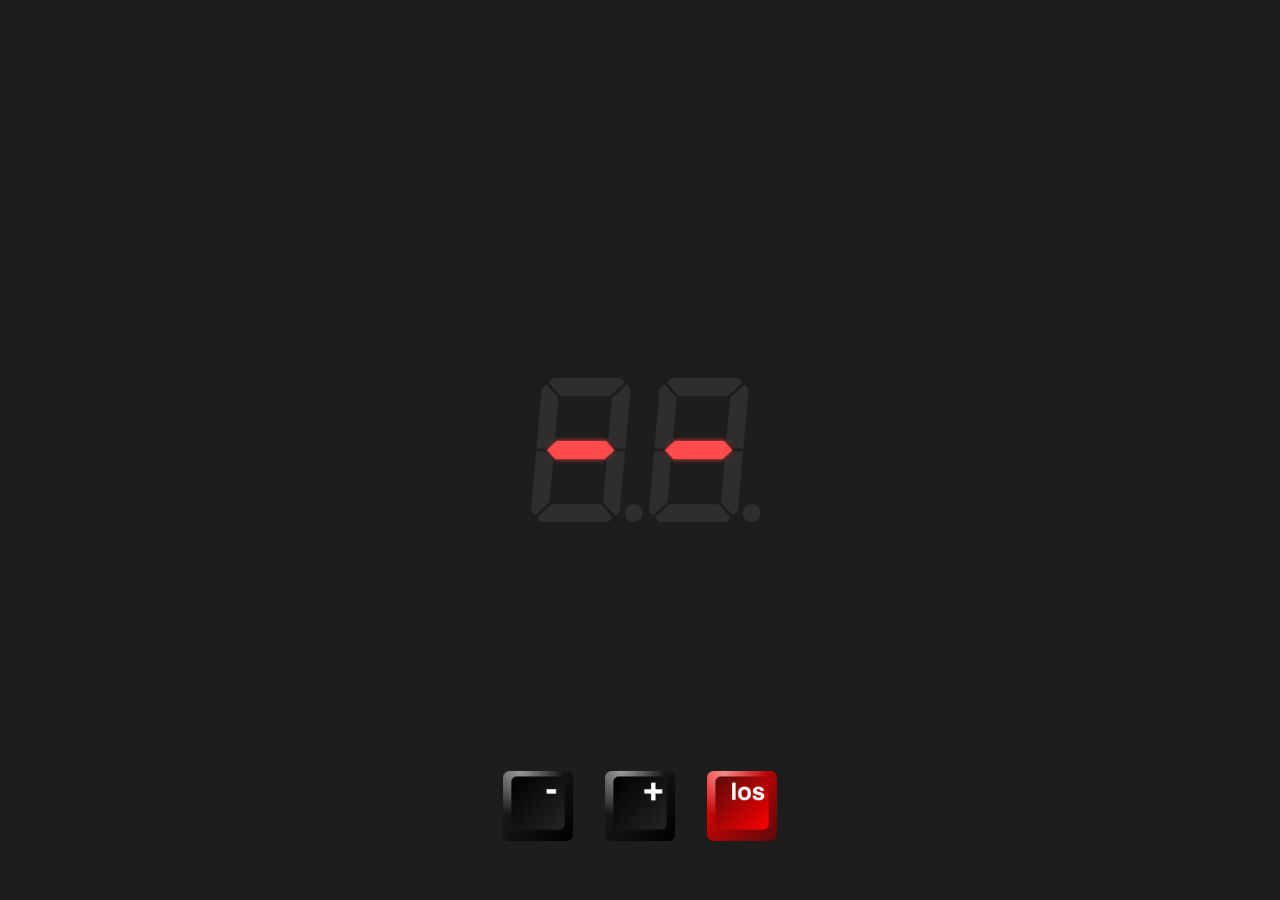
<file: Maszynka/index.html>
<!DOCTYPE html>

<title>Maszynka</title>

<meta charset="UTF-8">
<meta name="viewport" content="width=device-width, initial-scale=1">
<meta name="apple-mobile-web-app-capable" content="yes">
<meta name="apple-mobile-web-app-status-bar-style" content="black-translucent">

<style>
    @font-face {
        font-family: 'DSEG7-Classic';
        src: url('fonts/DSEG7Classic-BoldItalic.woff2') format('woff2'),
        url('fonts/DSEG7Classic-BoldItalic.woff') format('woff'),
        url('fonts/DSEG7Classic-BoldItalic.ttf') format('truetype');
        font-weight: bold;
        font-style: italic;
    }

    body{
        background: rgb(29, 29, 29);
        overflow: hidden;
        padding: 0;
        margin: 0;
        justify-content: center;
        align-items: center;
        height: 100vh;
        font-family: 'DSEG7-Classic';
        font-weight: bold;
        font-style: italic;
        font-size: 144px;
        box-sizing: border-box;
        color: rgb(255, 75, 75);
    }

    .counter{
        width: 100%;
        height: 100%;
        position: absolute;
        top: 50%;
        left: 50%;
        transform: translate(-50%,-50%);
        display: flex;
        align-items: center;
        justify-content: center;
    }

    .BG{
        z-index: 50;
        position: absolute;
        color: rgb(46, 46, 46);
    }

    .num{
        z-index: 100;
        position: absolute;
        text-shadow: 0 0 5px rgb(255, 75, 75);
    }

    .buttons{
        z-index: 150;
        position: absolute;
        bottom: 5%;
        left: 50%;
        transform: translate(-50%);
        display: flex;
        align-items: center;
        justify-content: center;
    }
</style>

<body>
<div class="counter">
    <span class="BG">8.8.</span>
    <span class="num" id="num">--</span>
</div>

<div class="buttons">
    <button type="submit" style="border: 0; background: transparent" id="dcr"><img src="img/minus.png" width="90" height="90"/></button>
    <button type="submit" style="border: 0; background: transparent" id="ncr"><img src="img/plus.png" width="90" height="90"/></button>
    <button type="submit" style="border: 0; background: transparent" id="gen"><img src="img/los.png" width="90" height="90"/></button>
</div>

<script>
    let max = 0, clicks = 0;

    function chkLimits(){
        if(max <= 1){
            max = 1;
        }
        else{
            if(max >= 99){
                max = 99;
            }
            else{}
        }
    }

    function setZero(a){
        if( a < 10 ){
            zero = '0';
        }
        else{
            zero = '';
        }
    }


document.getElementById('dcr').onclick = function(){
    clicks = 0;
    max-=1;
    setZero(max);
    chkLimits();
    document.getElementById('num').innerHTML = zero + max;
}

document.getElementById('ncr').onclick = function(){
    clicks = 0;
    max+=1;
    setZero(max); 
    chkLimits();
    document.getElementById('num').innerHTML = zero + max;
}

document.getElementById('gen').onclick = function(){
    clicks+=1;
    if(clicks <= 1){
        document.getElementById('num').innerHTML = '--';
    }
    else{
        if(max == 0){
            document.getElementById('num').innerHTML = '--';
        }
        else{
            let res = Math.floor(Math.random() * max) + 1;
            setZero(res);
            document.getElementById('num').innerHTML = zero + res;
        }
    }
}

</script>

</body>
</file>
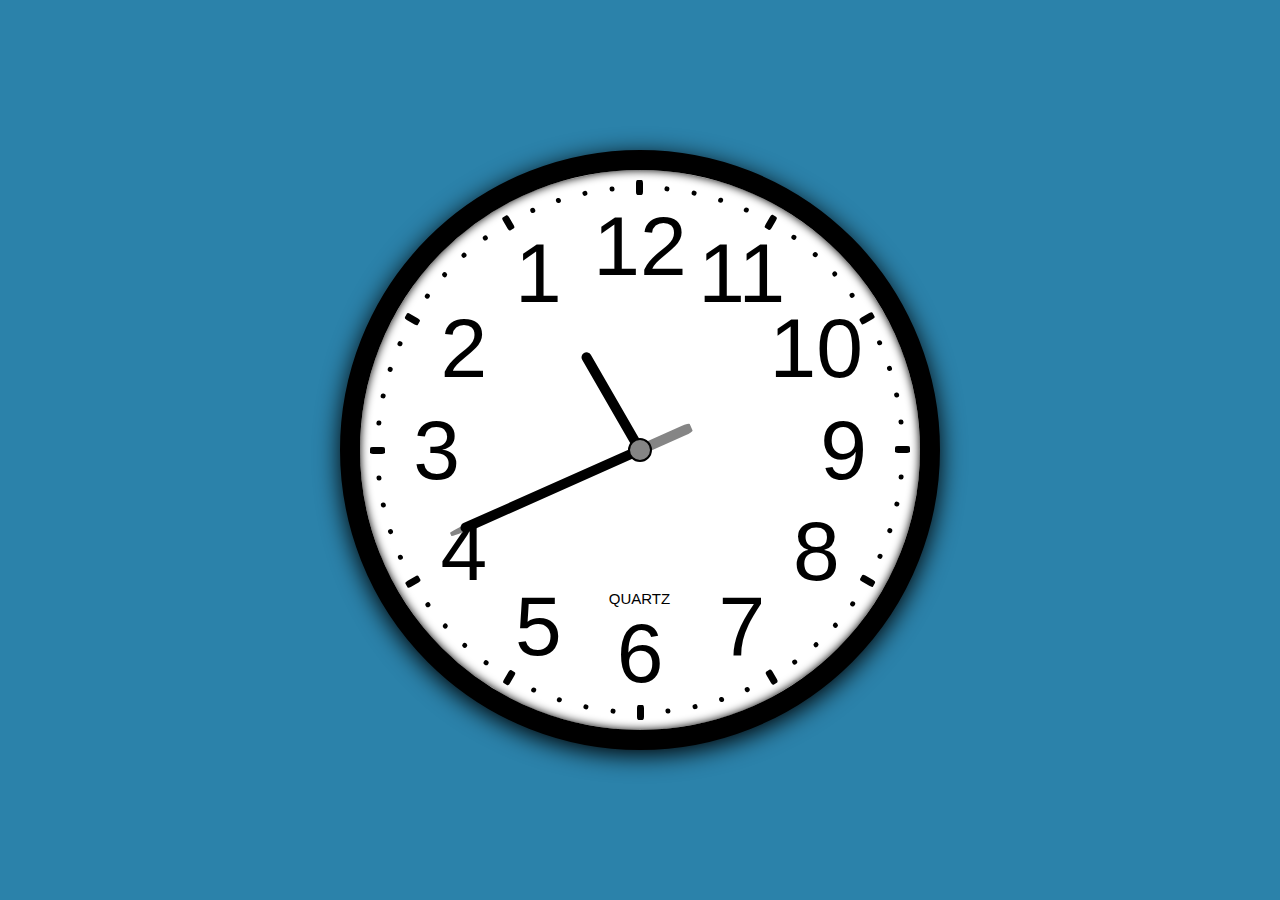
<file: Zegar-202-old/index.html>
<html lang="en">

<head>
    <meta charset="UTF-8">
    <meta name="viewport" content="width=device-width, initial-scale=1.0">
    <meta name="apple-mobile-web-app-capable" content="yes">
    <meta name="apple-mobile-web-app-status-bar-style" content="black-translucent">
    
    <title>Zegar 202 (stara wersja)</title>
    <link rel="stylesheet" href="style.css">
    <script src="script.js" defer></script>
</head>

<body>
    <div class="clock">
        <div class="numbers">
            <div class="number" style="--i: 1"><span>1</span></div>
            <div class="number" style="--i: 2"><span>2</span></div>
            <div class="number" style="--i: 3"><span>3</span></div>
            <div class="number" style="--i: 4"><span>4</span></div>
            <div class="number" style="--i: 5"><span>5</span></div>
            <div class="number" style="--i: 6"><span>6</span></div>
            <div class="number" style="--i: 7"><span>7</span></div>
            <div class="number" style="--i: 8"><span>8</span></div>
            <div class="number" style="--i: 9"><span>9</span></div>
            <div class="number" style="--i: 10"><span>10</span></div>
            <div class="number" style="--i: 11"><span>11</span></div>
            <div class="number" style="--i: 12"><span>12</span></div>
        </div>

        <div class="napes">QUARTZ</div>
        <div class="hand second"></div>
        <div class="hand second2"></div>
        <div class="hand minute"></div>
        <div class="hand hour"></div>

        <div class="symbols">
            <div class="dot" style="--x:1"></div>
            <div class="dot" style="--x:2"></div>
            <div class="dot" style="--x:3"></div>
            <div class="dot" style="--x:4"></div>
            <div class="dot" style="--x:5"></div>
            <div class="dot" style="--x:6"></div>
            <div class="dot" style="--x:7"></div>
            <div class="dot" style="--x:8"></div>
            <div class="dot" style="--x:9"></div>
            <div class="dot" style="--x:10"></div>
            <div class="dot" style="--x:11"></div>
            <div class="dot" style="--x:12"></div>
            <div class="dot" style="--x:13"></div>
            <div class="dot" style="--x:14"></div>
            <div class="dot" style="--x:15"></div>
            <div class="dot" style="--x:16"></div>
            <div class="dot" style="--x:17"></div>
            <div class="dot" style="--x:18"></div>
            <div class="dot" style="--x:19"></div>
            <div class="dot" style="--x:20"></div>
            <div class="dot" style="--x:21"></div>
            <div class="dot" style="--x:22"></div>
            <div class="dot" style="--x:23"></div>
            <div class="dot" style="--x:24"></div>
            <div class="dot" style="--x:25"></div>
            <div class="dot" style="--x:26"></div>
            <div class="dot" style="--x:27"></div>
            <div class="dot" style="--x:28"></div>
            <div class="dot" style="--x:29"></div>
            <div class="dot" style="--x:30"></div>
            <div class="dot" style="--x:31"></div>
            <div class="dot" style="--x:32"></div>
            <div class="dot" style="--x:33"></div>
            <div class="dot" style="--x:34"></div>
            <div class="dot" style="--x:35"></div>
            <div class="dot" style="--x:36"></div>
            <div class="dot" style="--x:37"></div>
            <div class="dot" style="--x:38"></div>
            <div class="dot" style="--x:39"></div>
            <div class="dot" style="--x:40"></div>
            <div class="dot" style="--x:41"></div>
            <div class="dot" style="--x:42"></div>
            <div class="dot" style="--x:43"></div>
            <div class="dot" style="--x:44"></div>
            <div class="dot" style="--x:45"></div>
            <div class="dot" style="--x:46"></div>
            <div class="dot" style="--x:47"></div>
            <div class="dot" style="--x:48"></div>
            <div class="dot" style="--x:49"></div>
            <div class="dot" style="--x:50"></div>
            <div class="dot" style="--x:51"></div>
            <div class="dot" style="--x:52"></div>
            <div class="dot" style="--x:53"></div>
            <div class="dot" style="--x:54"></div>
            <div class="dot" style="--x:55"></div>
            <div class="dot" style="--x:56"></div>
            <div class="dot" style="--x:57"></div>
            <div class="dot" style="--x:58"></div>
            <div class="dot" style="--x:59"></div>
            <div class="dot" style="--x:60"></div>

            <div class="dash" style="--y:1"><span></span></div>
            <div class="dash" style="--y:2"><span></span></div>
            <div class="dash" style="--y:3"><span></span></div>
            <div class="dash" style="--y:4"><span></span></div>
            <div class="dash" style="--y:5"><span></span></div>
            <div class="dash" style="--y:6"><span></span></div>
            <div class="dash" style="--y:7"><span></span></div>
            <div class="dash" style="--y:8"><span></span></div>
            <div class="dash" style="--y:9"><span></span></div>
            <div class="dash" style="--y:10"><span></span></div>
            <div class="dash" style="--y:11"><span></span></div>
            <div class="dash" style="--y:12"><span></span></div>
        </div>
    </div>
    </div>
</body>

</html>
</file>
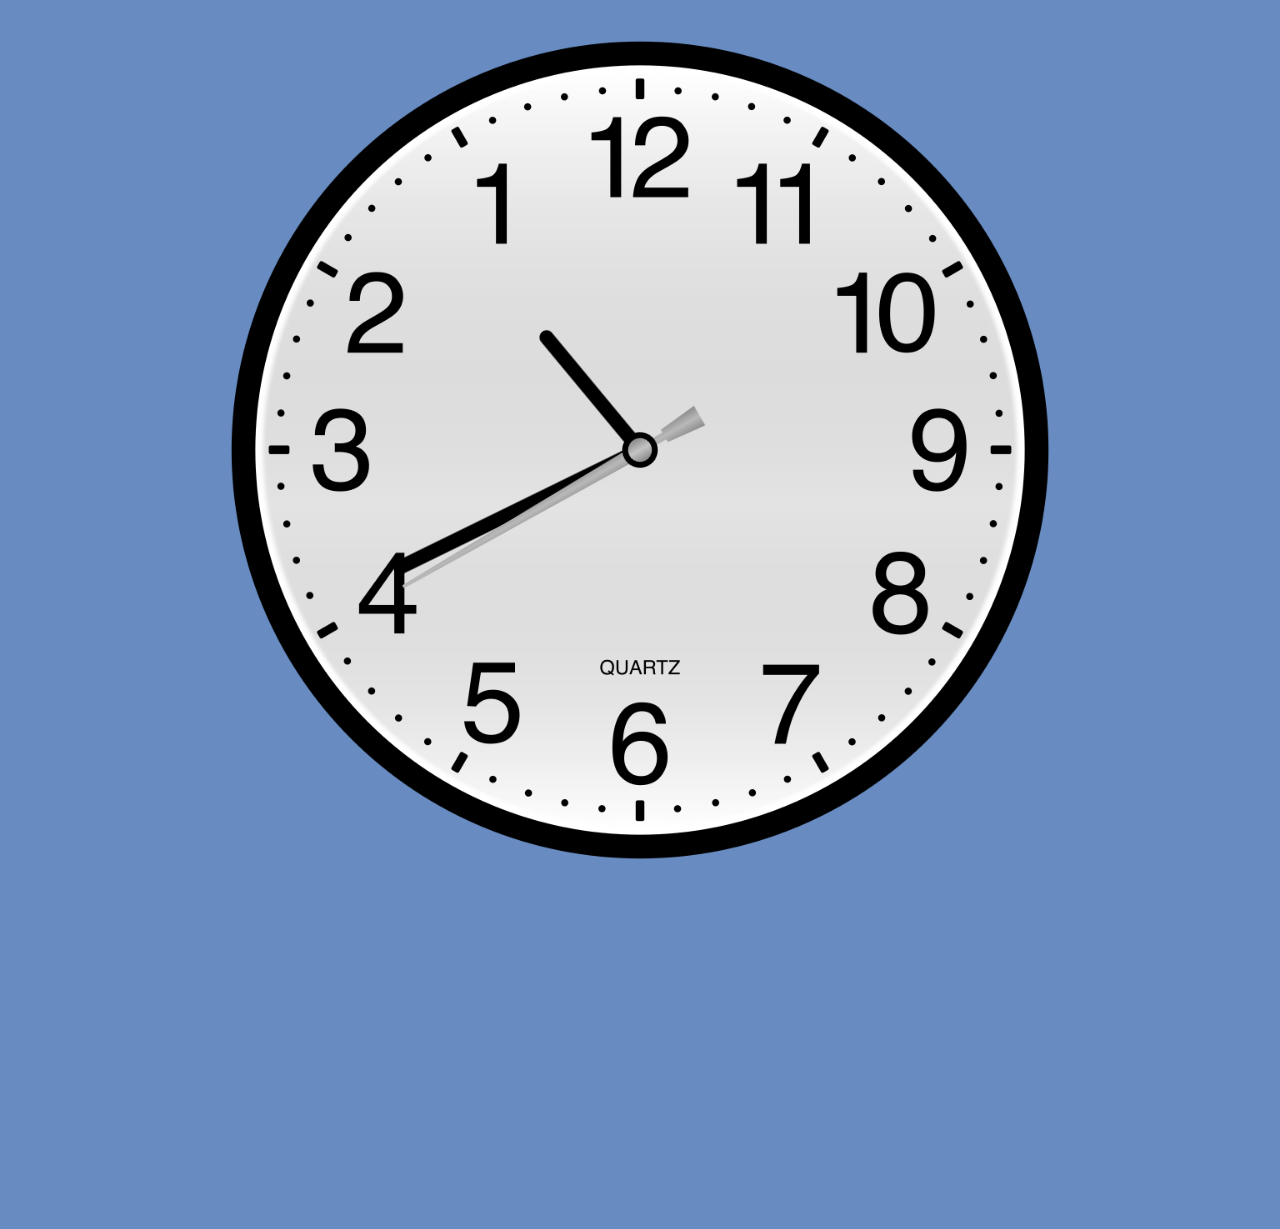
<file: Zegar-202/index.html>
<!DOCTYPE html>

<title>Zegar 202</title>

<meta name="viewport" content="width=device-width, initial-scale=1">
<meta name="apple-mobile-web-app-capable" content="yes">
<meta name="apple-mobile-web-app-status-bar-style" content="black-translucent">

<style>
  body {
    background: rgb(104, 140, 194);
    overflow: hidden;
    padding: 0;
    margin: 0;
  }
  .clock {
    position: absolute;
    left: 0;
    top: 0;
    width: 100%;
    height: 100%;
    background-image: url(clock/face.png);
    background-size: contain;
    background-position: 50% 50%;
    background-repeat: no-repeat;
  }

  .clock > * {
    position: absolute;
    left: 0;
    top: 0;
    width: 100%;
    height: 100%;
  }
  .clock > * > * {
    position: absolute;
    left: 0;
    top: 0;
    width: 100%;
    height: 100%;
    background-size: contain;
    background-position: 50% 50%;
    background-repeat: no-repeat;
    transform-origin: 50% 50%;
  }

  .clock .second-hand {
    z-index: 3;
  }
  .clock .second-hand-inner {
    background-image: url(clock/hand-second.png);
  }

  .clock .minute-hand {
    z-index: 2;
  }
  .clock .minute-hand-inner {
    background-image: url(clock/hand-minute.png);
  }
  
  .clock .hour-hand {
    z-index: 1;
  }
  .clock .hour-hand-inner {
    background-image: url(clock/hand-hour.png);
  }



</style>

<script>
  var TRANSFORM_NAME

  function easeOutElastic(t) {
    var p = .3
    return Math.pow(2, -10 * t) * Math.sin((t - p / 4) * (2 * Math.PI) / p) + 1
  }

  function updateClock() {
    var clockEl = document.body.querySelector('.clock')

    var time = new Date().getTime()

    var milliSeconds = (time % 1000) * 1.0 / 1000

    if (milliSeconds > .5) {
      milliSeconds = .5 + easeOutElastic((milliSeconds - .5) / .5) * .33
    } else {
      milliSeconds = -.17
    }

    var seconds = Math.floor((time / 1000) % 60)
    var rotation = (-360 / 60) * seconds 
    clockEl.querySelector('.second-hand-inner').style[TRANSFORM_NAME] = 'rotate(' + rotation + 'deg)'

    var minutes = ((time / 1000 / 60) % 60)
    var rotation = (-360 / 60) * minutes
    clockEl.querySelector('.minute-hand-inner').style[TRANSFORM_NAME] = 'rotate(' + rotation + 'deg)'

    var hours = ((time / 1000 / 60 / 60) % 1) + new Date().getHours()
    var rotation = (-360 / 12) * hours
    clockEl.querySelector('.hour-hand-inner').style[TRANSFORM_NAME] = 'rotate(' + rotation + 'deg)'

    window.requestAnimationFrame(updateClock)
  }
</script>

<body>
  <div class='clock'>
    <div class='second-hand'><div class='second-hand-inner'></div></div>
    <div class='minute-hand'><div class='minute-hand-inner'></div></div>
    <div class='hour-hand'><div class='hour-hand-inner'></div></div>
  </div>

  <script>
    if (typeof document.body.style.transform == 'undefined') {
      TRANSFORM_NAME = 'webkitTransform'
    } else {
      TRANSFORM_NAME = 'transform'
    }

    updateClock()
  </script>
</body>
</file>
<file: Zegar-202-old/style.css>
* {
    font-family: 'Helvetica', sans-serif;
    padding: 0;
    margin: 0;
    box-sizing: border-box;
}

body {
    --main-color: #000;
    --clock-size: 600px;
    background: rgb(43, 130, 170);
    display: flex;
    align-items: center;
    justify-content: center;
    height: 100vh;
    overflow: hidden;
    font-size: 84px;
    color: var(--main-color);
}

.clock {
    background: #fff;
    width: var(--clock-size);
    height: var(--clock-size);
    border-radius: 50%;
    border: 20px solid var(--main-color);
    position: absolute;
    box-shadow: 0 5px 25px var(--main-color), inset 0 0 10px var(--main-color);
}

.clock::after {
    content: "";
    width: 20px;
    height: 20px;
    background: #858585;
    border: 2px solid var(--main-color);
    position: absolute;
    border-radius: 50%;
    left: calc(50% - 12px);
    top: calc(50% - 12px);
}

.numbers {
    position: absolute;
    width: 100%;
    height: 100%;
    padding: 5%;
}

.number {
    position: absolute;
    width: 90%;
    height: 90%;
    text-align: center;
    transform: rotate(calc(var(--i) * -30deg));
}

.numbers span {
    display: block;
    transform: rotate(calc(var(--i) * 30deg));
}

.dot {
    width: 100%;
    height: 100%;
    position: absolute;
    display: flex;
    align-items: center;
    padding: 15px;
    transform: rotate(calc(var(--x) * 6deg));
}

.dot::before {
    content: "";
    width: 5px;
    height: 5px;
    background: var(--main-color);
    border-radius: 50%;
}

.dash {
    width: 100%;
    height: 100%;
    position: absolute;
    display: flex;
    align-items: center;
    padding: 10px;
    transform: rotate(calc(var(--y) * 30deg));
}

.dash::before {
    content: "";
    width: 15px;
    height: 7px;
    background: var(--main-color);
    border-radius: 20%;
}

.napes {
    position: absolute;
    bottom: 22%;
    left: 43%;
    font-size: 15px;
    font-weight: normal;
    text-transform: uppercase;
    color: var(--main-color);
    padding-inline: 8px;
}

.hand {
    background: var(--main-color);
    width: 10px;
    height: 50%;
    position: absolute;
    left: 50%;
    bottom: 50%;
    translate: -50%;
    border-radius: 5px;
    transform-origin: bottom;
}

.second {
    width: 8px;
    height: 37%;
    border-radius: 30%;
    background: #858585;
}

.second2 {
    width: 10px;
    height: 10%;
    border-radius: 15%;
    background: #858585;
}

.minute {
    height: 35%;
}

.hour {
    height: 20%;
}
</file>
